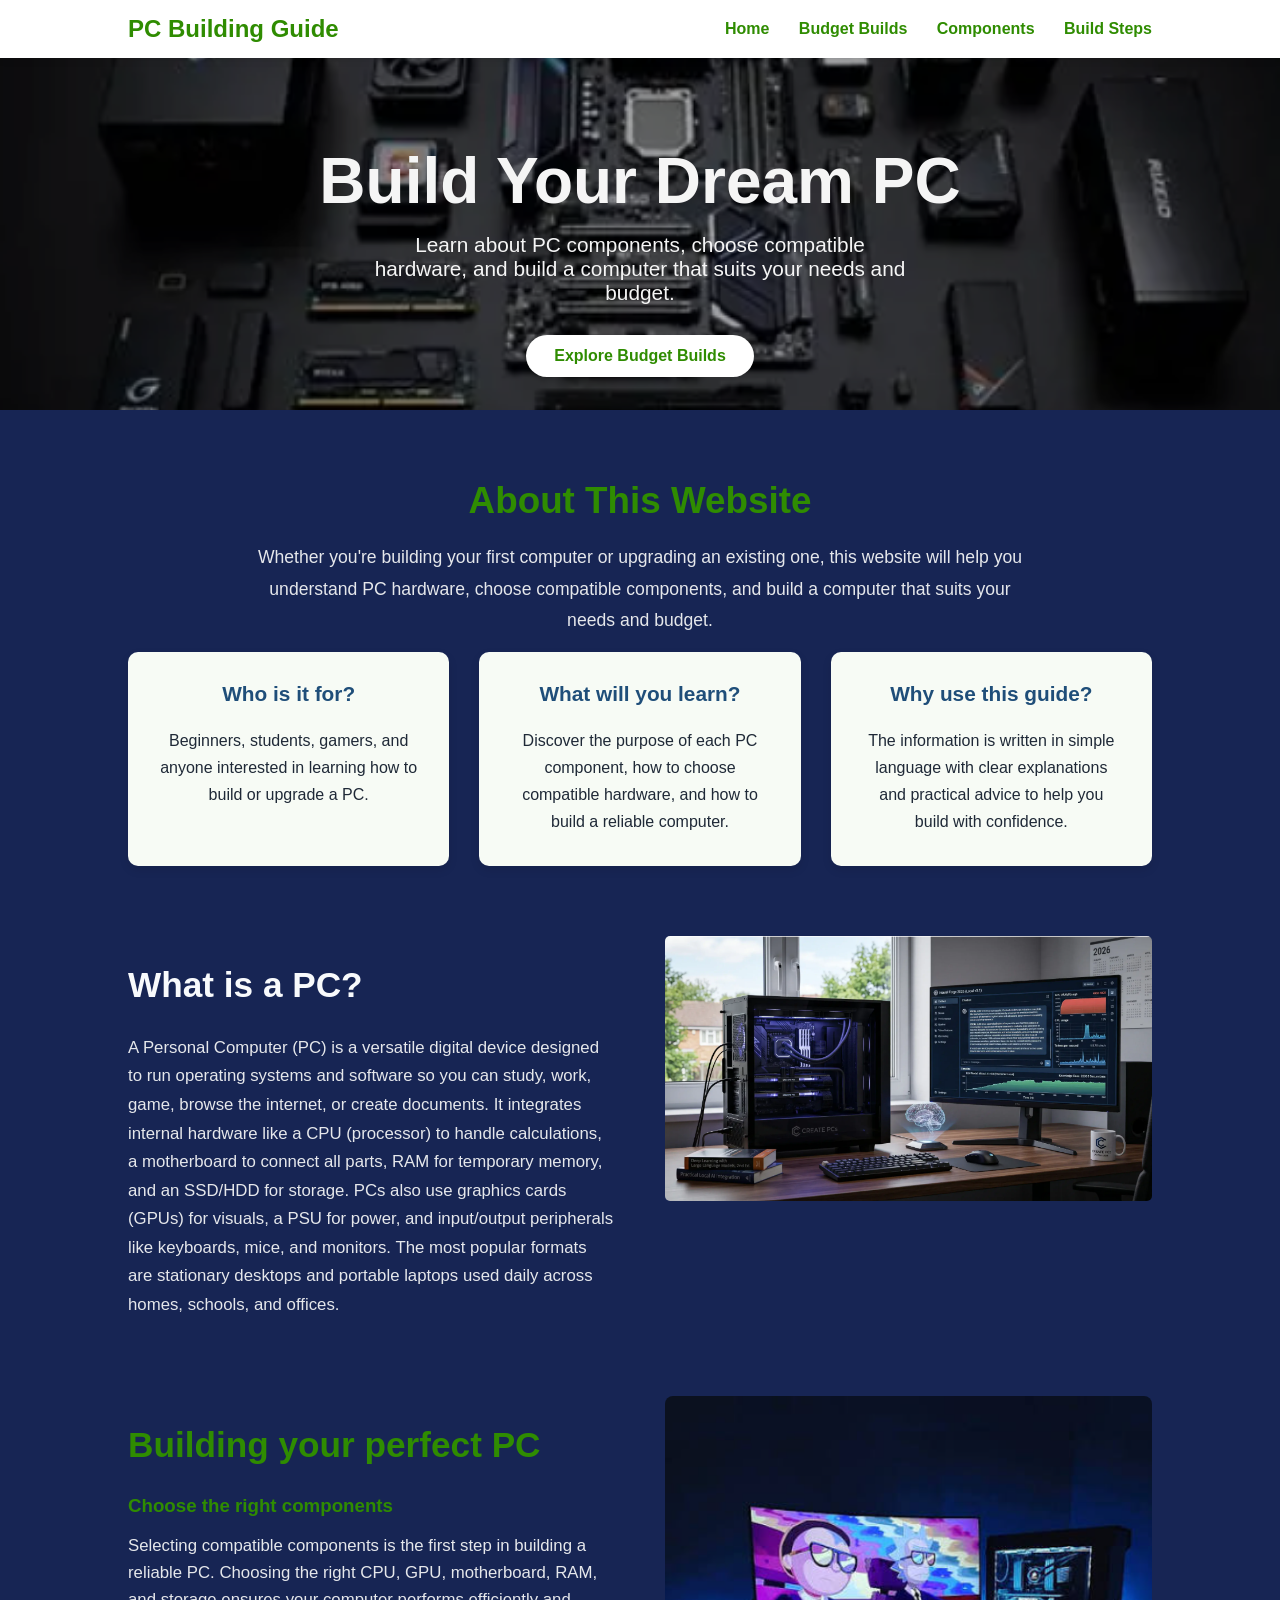
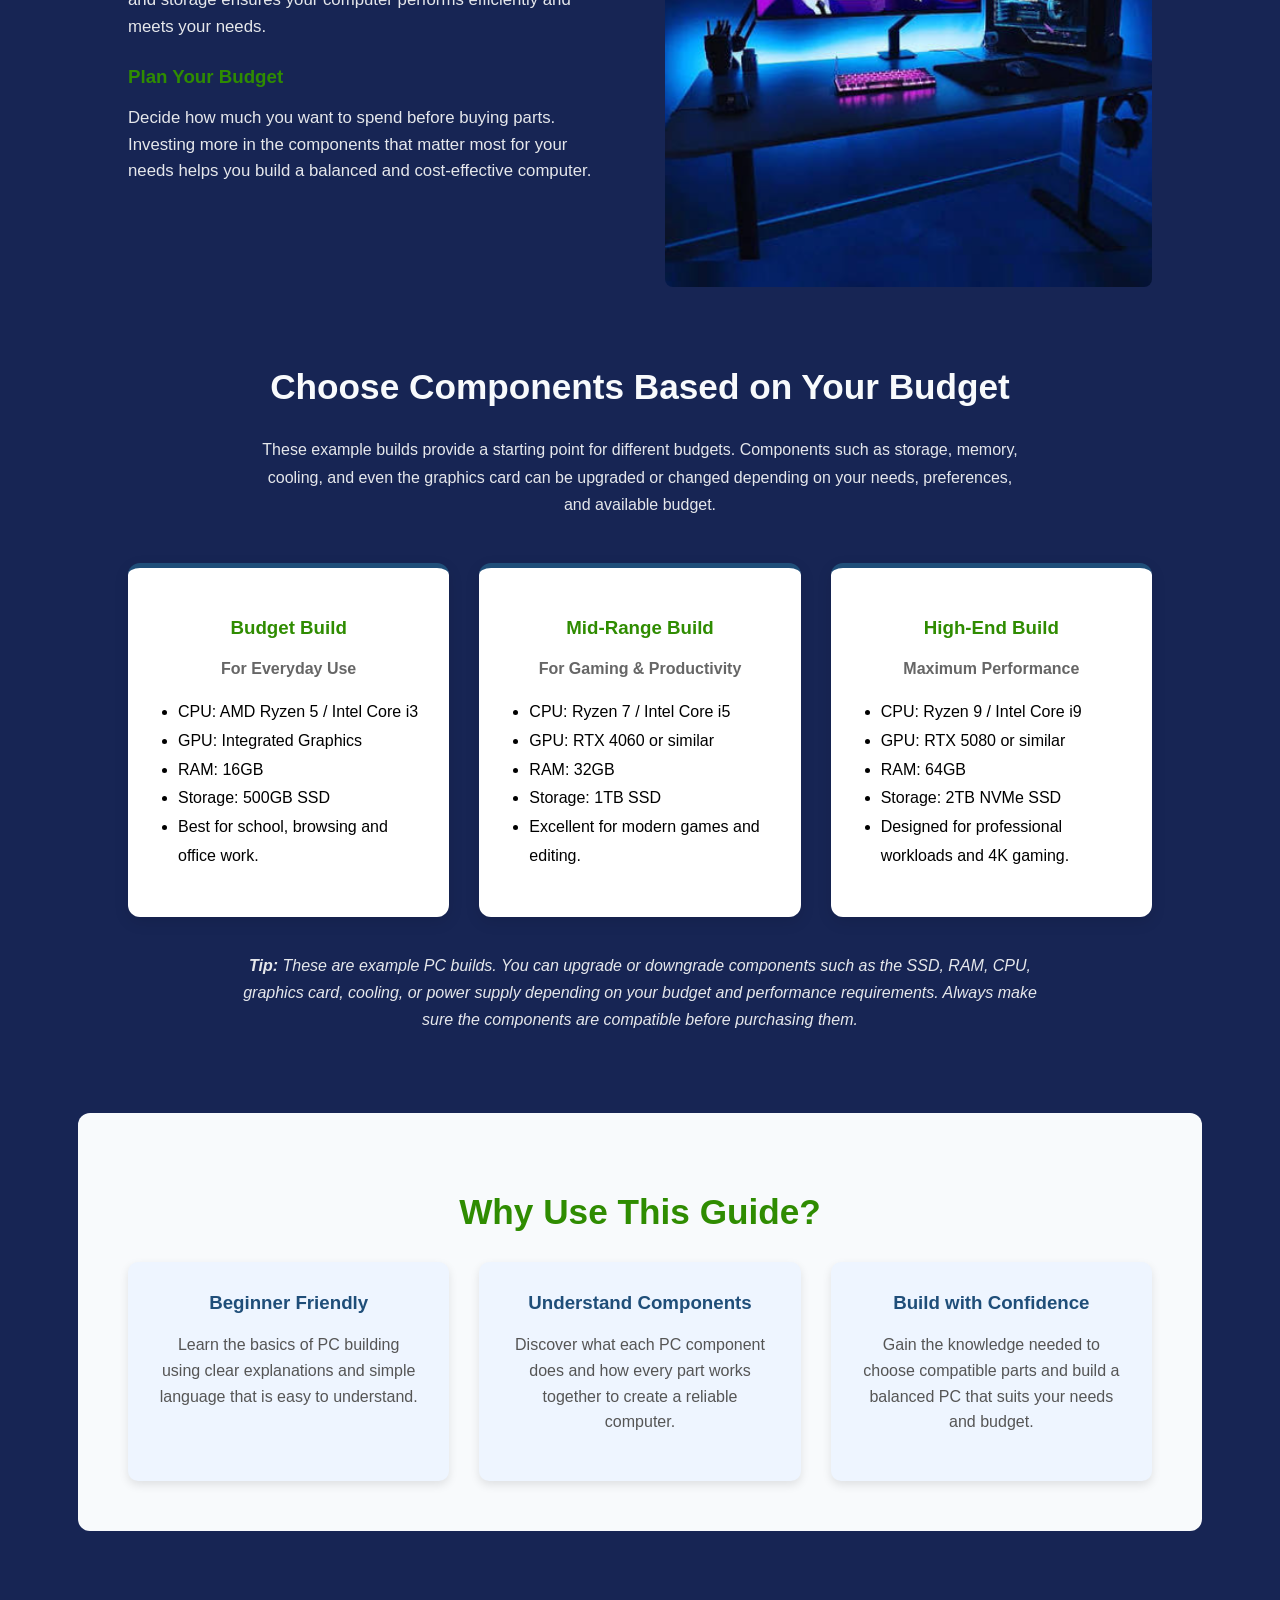
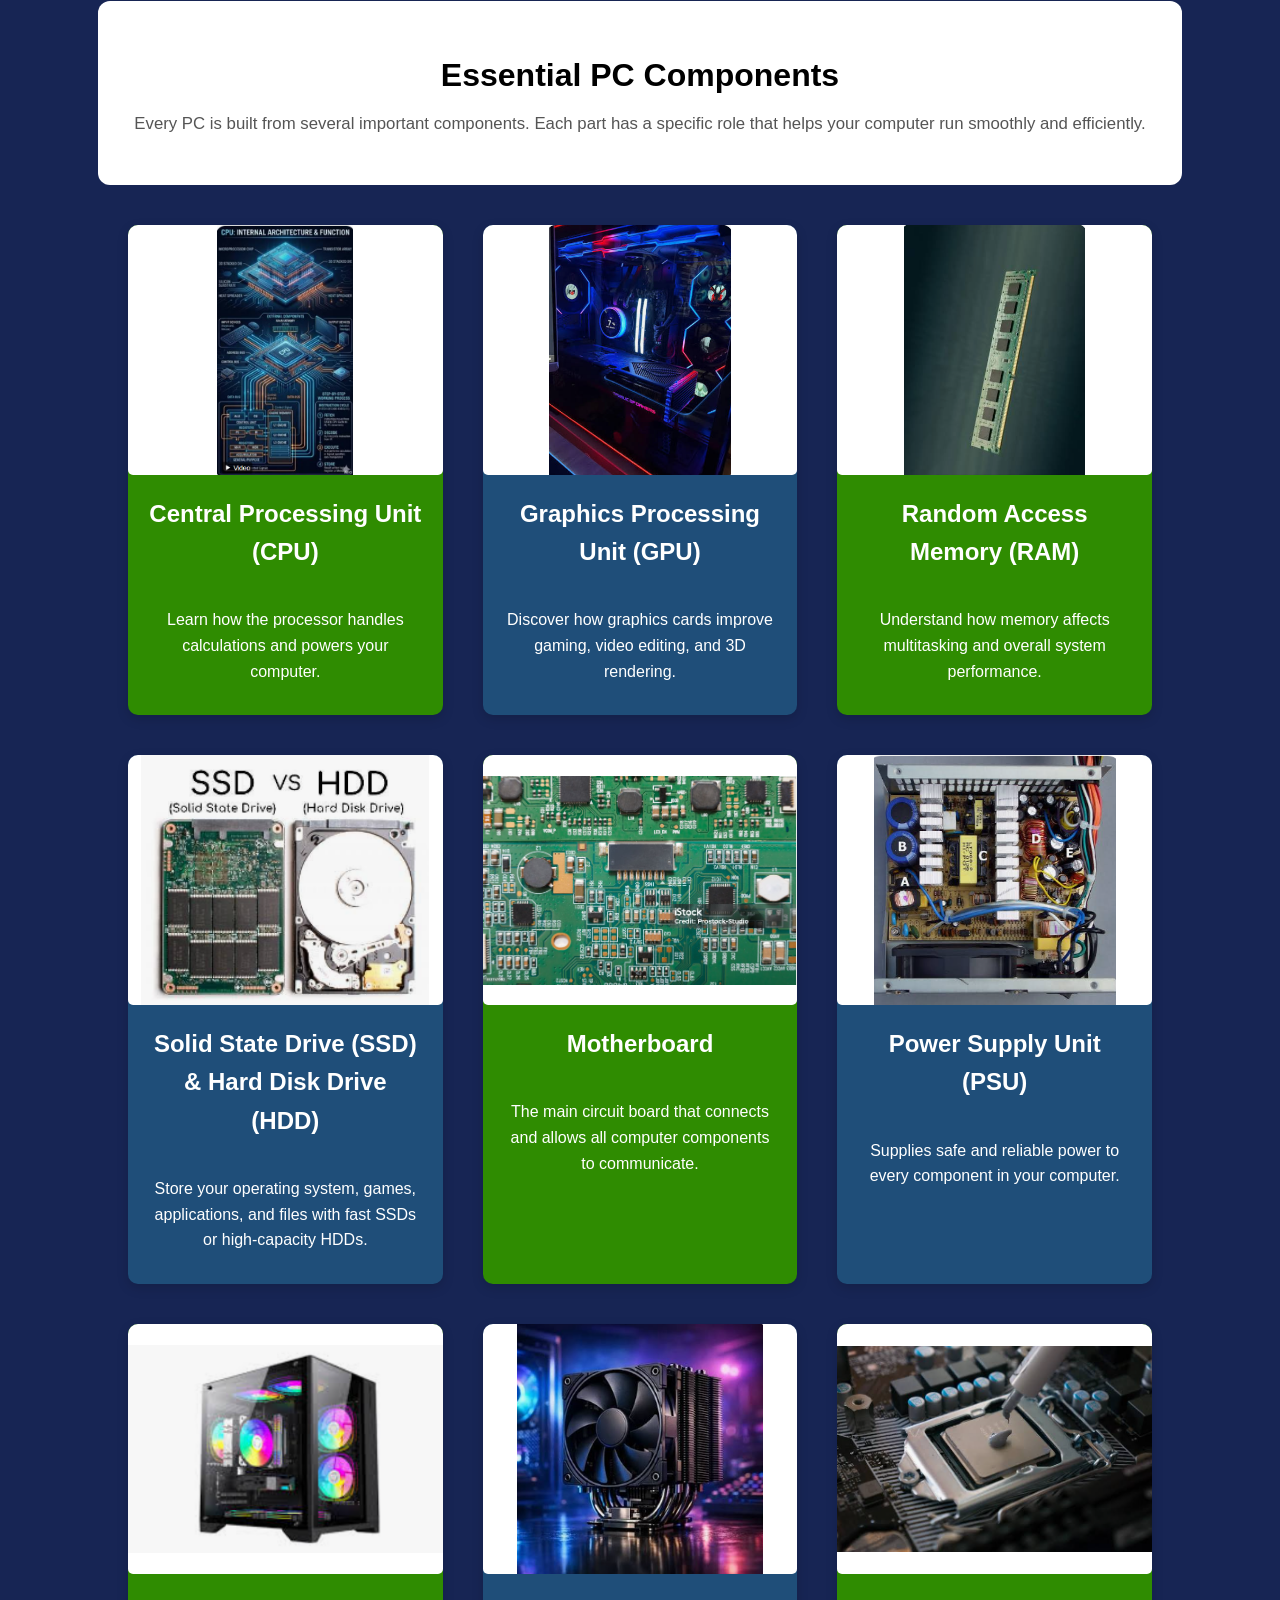
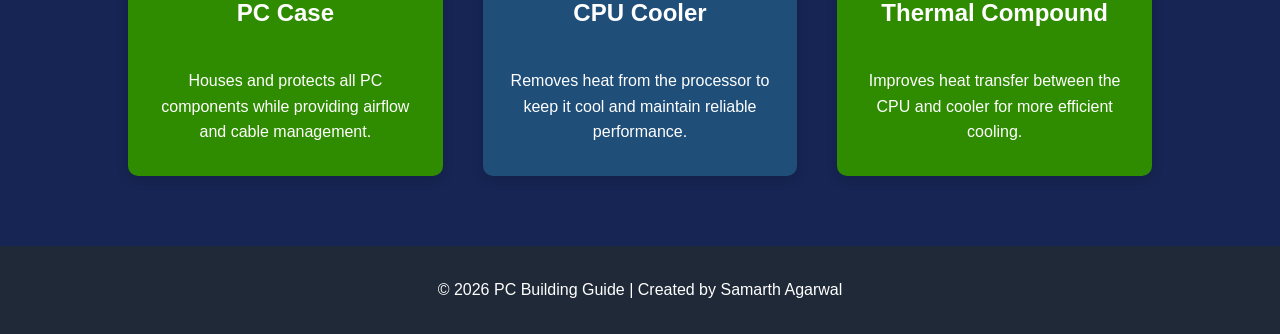
<file: index.html>
<!DOCTYPE html>
<html lang="en">
<head>
    <meta charset="UTF-8">
    <meta name="viewport" content="width=device-width, initial-scale=1.0">
    <link rel="stylesheet" href="style.css">
    <title>PC Building Guide</title>
</head>
<body>
<nav>
    <h2>PC Building Guide</h2>
    <div>
        <a href="index.html">Home</a>
        <a href="#budget">Budget Builds</a>
        <a href="Components.html">Components</a>
        <a href="build-guide.html">Build Steps</a>
    </div>
</nav>
<section class="hero-image">
    <div class="hero-text">
        <h1>Build Your Dream PC</h1>
        <p>
            Learn about PC components, choose compatible hardware,
            and build a computer that suits your needs and budget.
        </p>

        <a href="#budget" class="hero-button">
            Explore Budget Builds
        </a>
    </div>
</section>
<!-- End of Hero Section -->
<section id="about" class="about-section">
    <h2>About This Website</h2>
    <p class="about-intro">
        Whether you're building your first computer or upgrading an existing one,
        this website will help you understand PC hardware, choose compatible
        components, and build a computer that suits your needs and budget.
    </p>
    <div class="about-grid">
        <div class="about-card">
            <h3>Who is it for?</h3>
            <p>
                Beginners, students, gamers, and anyone interested in learning
                how to build or upgrade a PC.
            </p>
        </div>
        <div class="about-card">
            <h3>What will you learn?</h3>
            <p>
                Discover the purpose of each PC component, how to choose
                compatible hardware, and how to build a reliable computer.
            </p>
        </div>
        <div class="about-card">
            <h3>Why use this guide?</h3>
            <p>
                The information is written in simple language with clear
                explanations and practical advice to help you build with
                confidence.
            </p>
        </div>
    </div>
</section>

<section class="two-column">
        <div>
        <h2>What is a PC?</h2>
        <p>
            A Personal Computer (PC) is a versatile digital device designed to run operating systems and software so you can study, work, game, browse the internet, or create documents. It integrates internal hardware like a CPU (processor) to handle calculations, a motherboard to connect all parts, RAM for temporary memory, and an SSD/HDD for storage. PCs also use graphics cards (GPUs) for visuals, a PSU for power, and input/output peripherals like keyboards, mice, and monitors. The most popular formats are stationary desktops and portable laptops used daily across homes, schools, and offices.
        </p>
    </div>
    <div class="image">
        <img src="./Side Pic.png" alt="PC image">
    </div>
</section>
     
<!--2 Column layout start-->
<section id="build" class="two-column build-section">

    <div>
        <h2>Building your perfect PC</h2>
        <h3>Choose the right components</h3>
        <p>
            Selecting compatible components is the first step in building a
            reliable PC. Choosing the right CPU, GPU, motherboard, RAM, and
            storage ensures your computer performs efficiently and meets your needs.
        </p>
        <h3>Plan Your Budget</h3>
        <p>
            Decide how much you want to spend before buying parts. Investing
            more in the components that matter most for your needs helps you
            build a balanced and cost-effective computer.
        </p>
    </div>
    <div>
        <img src="./Build-PC.png" alt="Building a PC">
    </div>
</section>
<!--2 Column layout end-->

<section id="budget" class="budget-section">
    <h2>Choose Components Based on Your Budget</h2>
    <p class="budget-intro">
        These example builds provide a starting point for different budgets.
    Components such as storage, memory, cooling, and even the graphics card
    can be upgraded or changed depending on your needs, preferences, and
    available budget.
    </p>
    <div class="budget-grid">
        <div class="budget-card">
            <h3>Budget Build</h3>
            <h4>For Everyday Use</h4>
            <ul>
                <li>CPU: AMD Ryzen 5 / Intel Core i3</li>
                <li>GPU: Integrated Graphics</li>
                <li>RAM: 16GB</li>
                <li>Storage: 500GB SSD</li>
                <li>Best for school, browsing and office work.</li>
            </ul>
        </div>
        <div class="budget-card">
            <h3>Mid-Range Build</h3>
            <h4>For Gaming & Productivity</h4>
            <ul>
                <li>CPU: Ryzen 7 / Intel Core i5</li>
                <li>GPU: RTX 4060 or similar</li>
                <li>RAM: 32GB</li>
                <li>Storage: 1TB SSD</li>
                <li>Excellent for modern games and editing.</li>
            </ul>
        </div>
                <div class="budget-card">
            <h3>High-End Build</h3>
            <h4>Maximum Performance</h4>
            <ul>
                <li>CPU: Ryzen 9 / Intel Core i9</li>
                <li>GPU: RTX 5080 or similar</li>
                <li>RAM: 64GB</li>
                <li>Storage: 2TB NVMe SSD</li>
                <li>Designed for professional workloads and 4K gaming.</li>
            </ul>
        </div>
    </div>

    <p class="budget-note">
        <strong>Tip:</strong> These are example PC builds. You can upgrade or
        downgrade components such as the SSD, RAM, CPU, graphics card, cooling,
        or power supply depending on your budget and performance requirements.
        Always make sure the components are compatible before purchasing them.
    </p>

</section>

<section class="features">

    <h2>Why Use This Guide?</h2>
    <div class="features-grid">
        <div class="feature-card">
            <h3>Beginner Friendly</h3>
            <p>
                Learn the basics of PC building using clear explanations and
                simple language that is easy to understand.
            </p>
        </div>
        <div class="feature-card">
            <h3>Understand Components</h3>
            <p>
                Discover what each PC component does and how every part works
                together to create a reliable computer.
            </p>
        </div>
        <div class="feature-card">
            <h3>Build with Confidence</h3>
            <p>
                Gain the knowledge needed to choose compatible parts and build
                a balanced PC that suits your needs and budget.
            </p>
        </div>
    </div>
</section>

    <!--Three Column layout start-->
    <section class="section-title">
    <h2>Essential PC Components</h2>
    <p>
        Every PC is built from several important components. Each part has a
        specific role that helps your computer run smoothly and efficiently.
    </p>

</section>
    <section id="components" class="three-column">
        <div class="card">
            <img src="./CPU.png" alt="CPU">
            <h2 class="card-text">Central Processing Unit (CPU)</h2>
            <p class = "card-text">Learn how the processor handles calculations and powers your computer.</p>
        </div>
        <div class="card">
            <img src="./GPU.png" alt="GPU">
            <h2 class="card-text">Graphics Processing Unit (GPU)</h2>
            <p class = "card-text">Discover how graphics cards improve gaming, video editing, and 3D rendering.</p>
        </div>
        <div class="card">
            <img src="./RAM.png" alt="RAM">
            <h2 class="card-text">Random Access Memory (RAM)</h2>
            <p class = "card-text">Understand how memory affects multitasking and overall system performance.</p>
        </div>
        <div class="card">
            <img src="./Storage.png" alt="Storage(SSD & HDD)">
            <h2 class="card-text">Solid State Drive (SSD) & Hard Disk Drive (HDD)</h2>
            <p class = "card-text">Store your operating system, games, applications, and files with fast SSDs or high-capacity HDDs.</p>
        </div>
        <div class="card">
            <img src="./Motherboard.png" alt="Motherboard">
            <h2 class="card-text">Motherboard</h2>
            <p class = "card-text">The main circuit board that connects and allows all computer components to communicate.</p>
        </div>
        <div class="card">
            <img src="./PSU.png" alt="Power Supply(PSU)">
            <h2 class="card-text">Power Supply Unit (PSU)</h2>
            <p class = "card-text">Supplies safe and reliable power to every component in your computer.</p>
        </div>
                <div class="card">
            <img src="./pc-case.png" alt="PC Case">
            <h2 class="card-text">PC Case</h2>
            <p class = "card-text">Houses and protects all PC components while providing airflow and cable management.</p>
        </div>
        <div class="card">
            <img src="./cpu-cooler.png" alt="CPU Cooler">
            <h2 class="card-text">CPU Cooler</h2>
            <p class = "card-text">Removes heat from the processor to keep it cool and maintain reliable performance.</p>
        </div>
        <div class="card">
            <img src="./thermal-compound.png" alt="Thermal Compound">
            <h2 class="card-text">Thermal Compound</h2>
            <p class = "card-text">Improves heat transfer between the CPU and cooler for more efficient cooling.</p>
        </div>
     </section>
 <!-- Three column layout end -->

<footer>
    <p>© 2026 PC Building Guide | Created by Samarth Agarwal</p>
</footer>

</body>
</html>
</file>
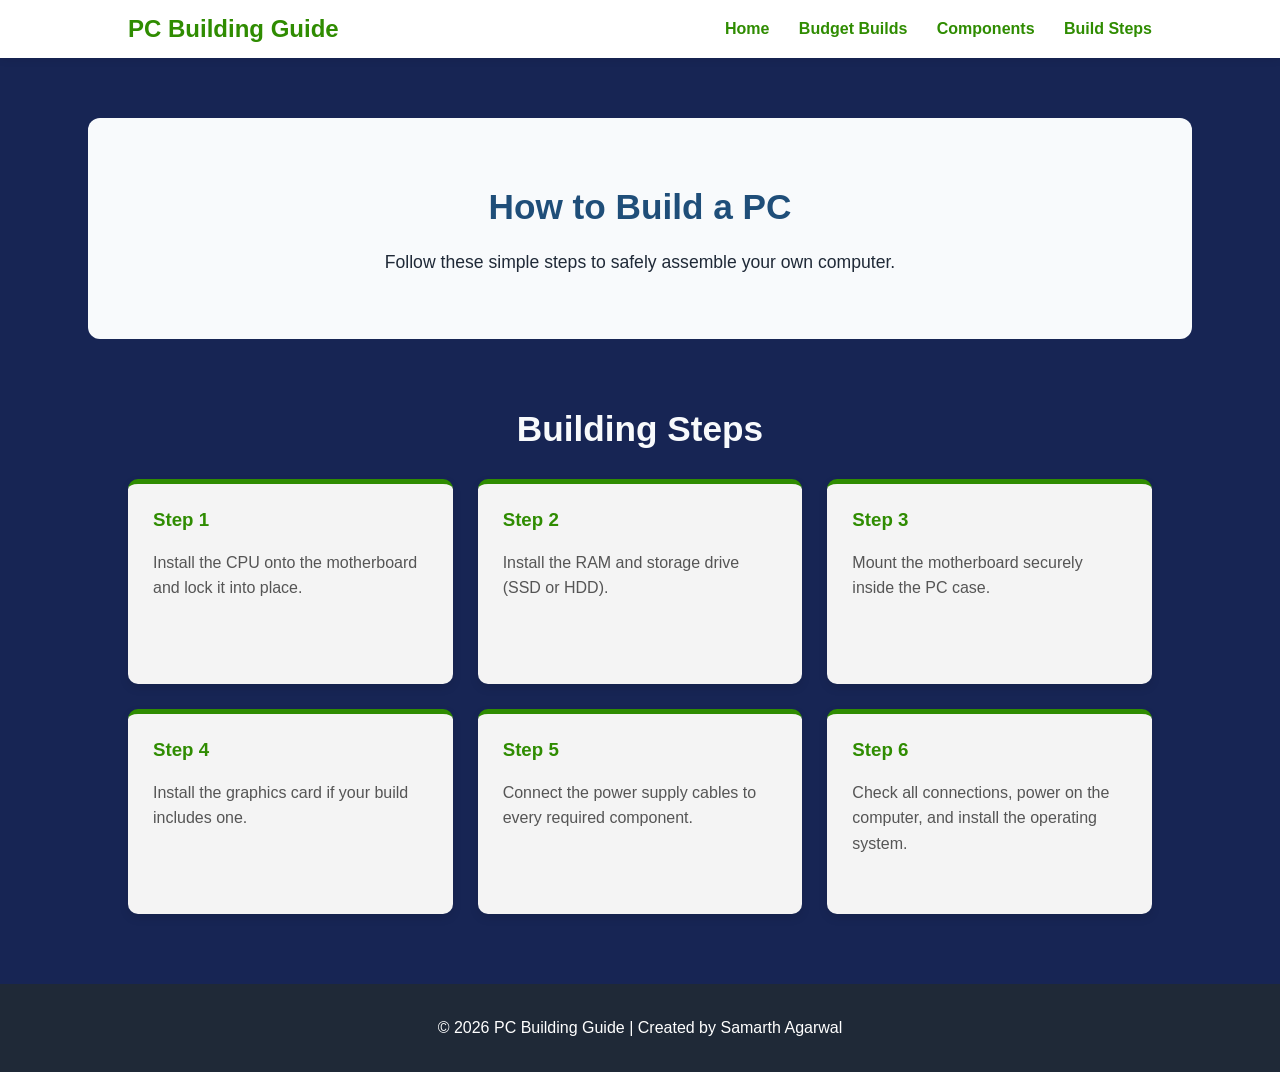
<file: build-guide.html>
<!DOCTYPE html>
<html lang="en">
<head>
    <meta charset="UTF-8">
    <meta name="viewport" content="width=device-width, initial-scale=1.0">
    <link rel="stylesheet" href="style.css">
    <title>Build Steps | PC Building Guide</title>
</head>

<body>
<nav>
    <h2>PC Building Guide</h2>
    <div>
        <a href="index.html">Home</a>
        <a href="index.html#budget">Budget Builds</a>
        <a href="Components.html">Components</a>
        <a href="build-guide.html">Build Steps</a>
    </div>
</nav>

<section class="intro">
    <h2>How to Build a PC</h2>
    <p>
        Follow these simple steps to safely assemble your own computer.
    </p>
</section>

<section class="build-steps">
    <h2>Building Steps</h2>
    <div class="steps-grid">
        <div class="step-card">
            <h3>Step 1</h3>
            <p>Install the CPU onto the motherboard and lock it into place.</p>
        </div>
        <div class="step-card">
            <h3>Step 2</h3>
            <p>Install the RAM and storage drive (SSD or HDD).</p>
        </div>
        <div class="step-card">
            <h3>Step 3</h3>
            <p>Mount the motherboard securely inside the PC case.</p>
        </div>
        <div class="step-card">
            <h3>Step 4</h3>
            <p>Install the graphics card if your build includes one.</p>
        </div>
        <div class="step-card">
            <h3>Step 5</h3>
            <p>Connect the power supply cables to every required component.</p>
        </div>
        <div class="step-card">
            <h3>Step 6</h3>
            <p>Check all connections, power on the computer, and install the operating system.</p>
        </div>
    </div>
</section>
<footer>
    <p>© 2026 PC Building Guide | Created by Samarth Agarwal</p>
</footer>
</body>
</html>
</file>
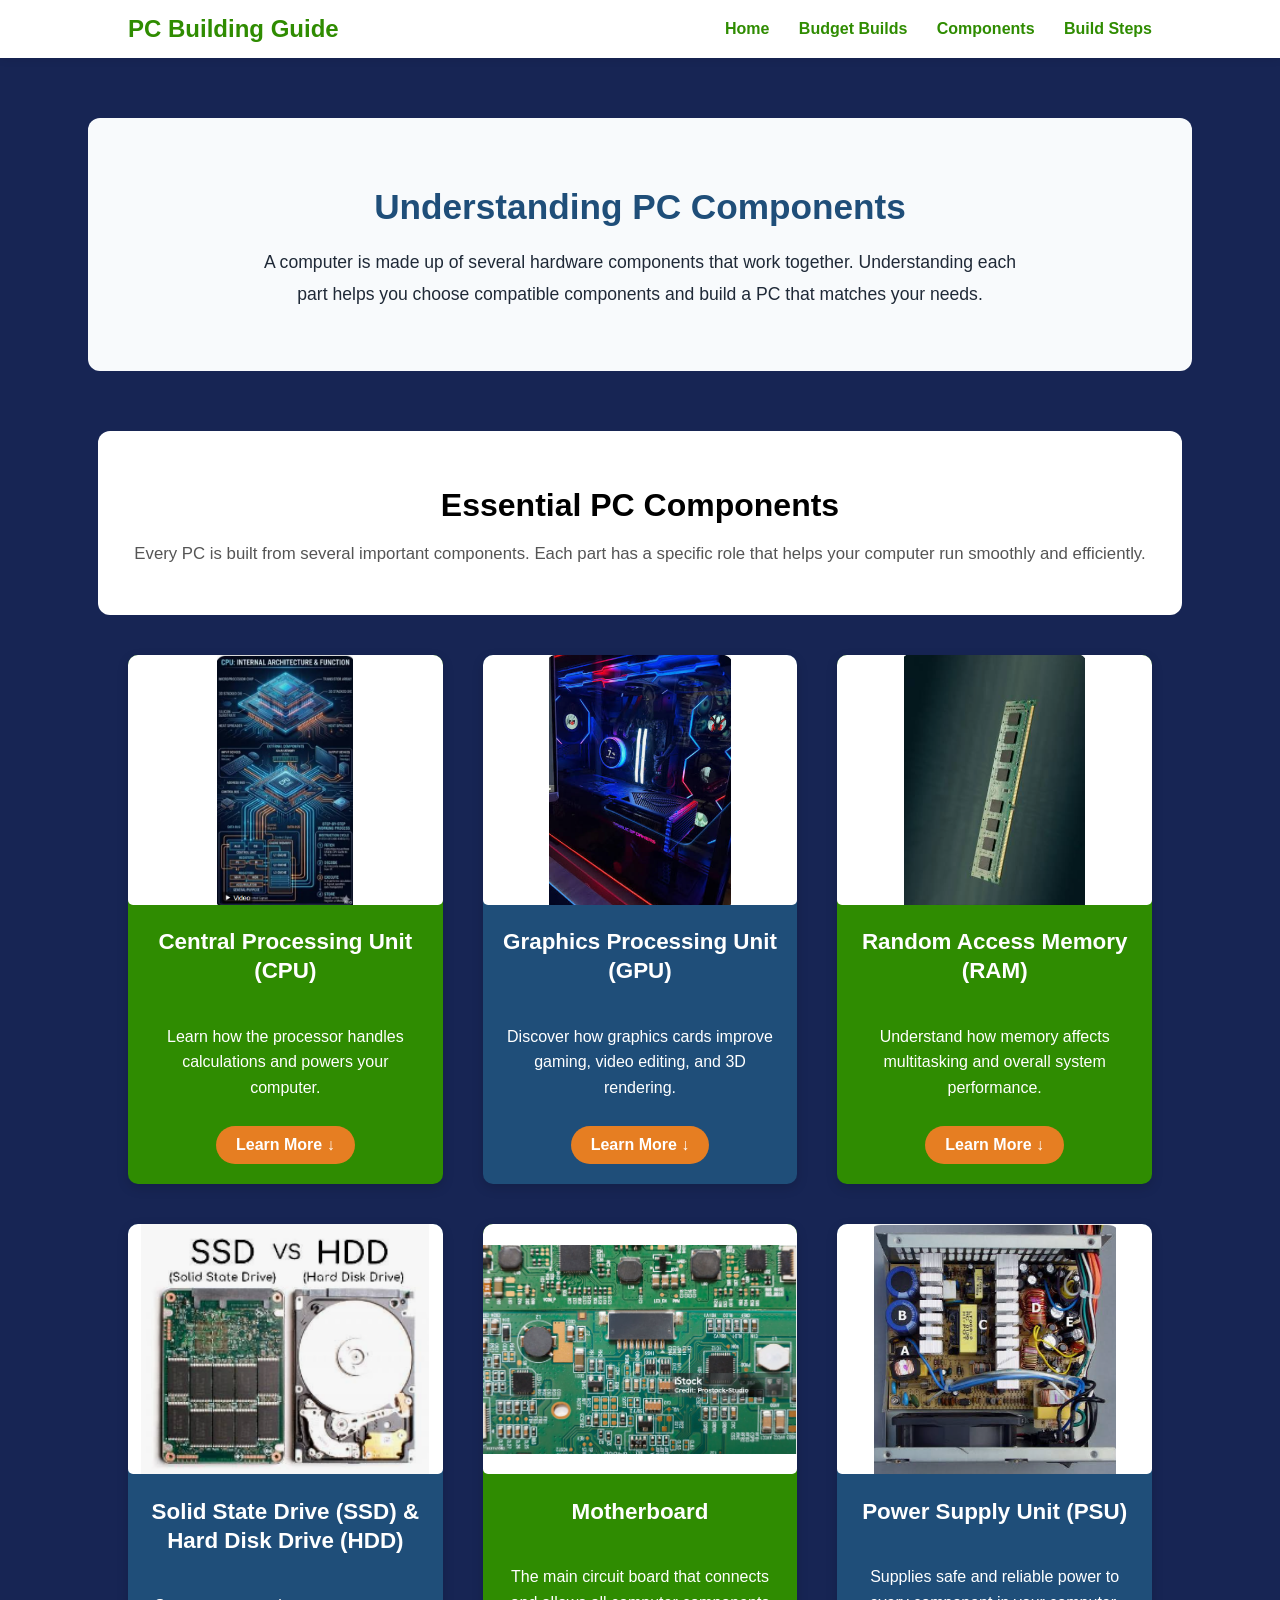
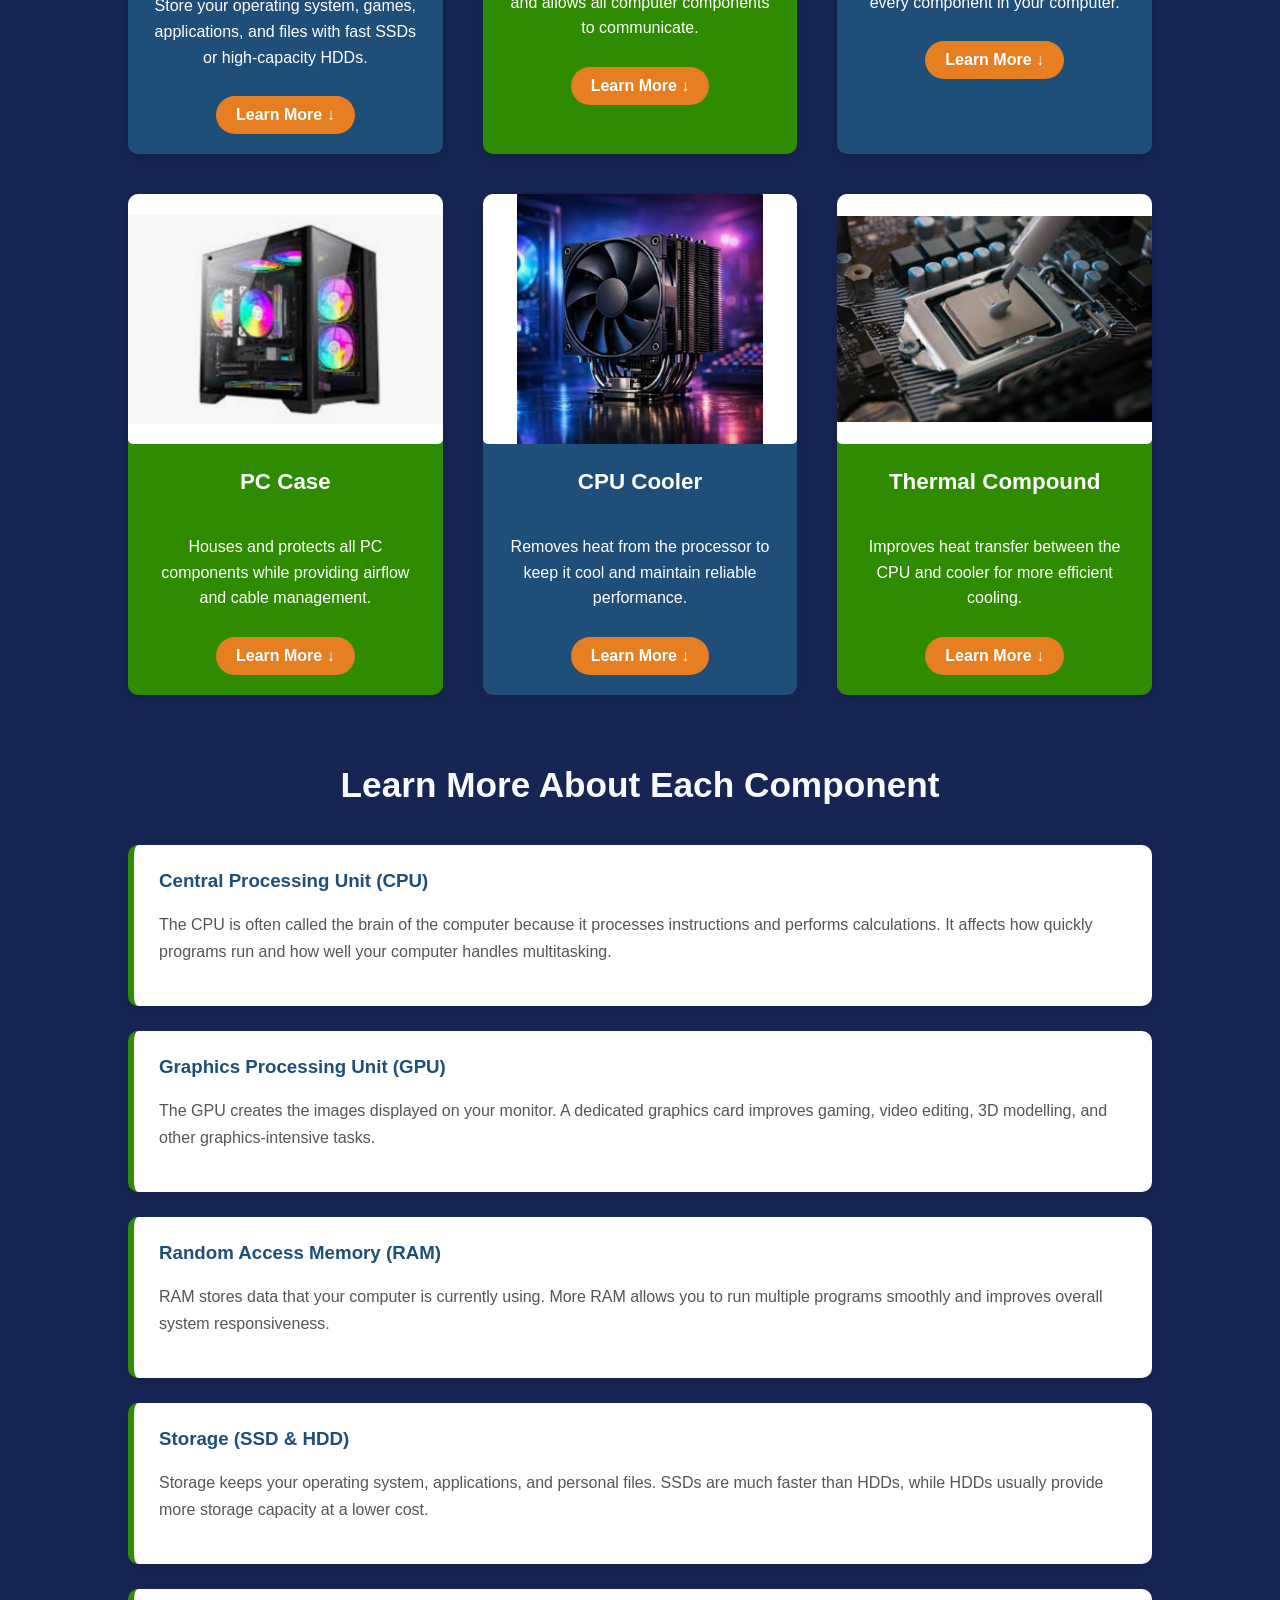
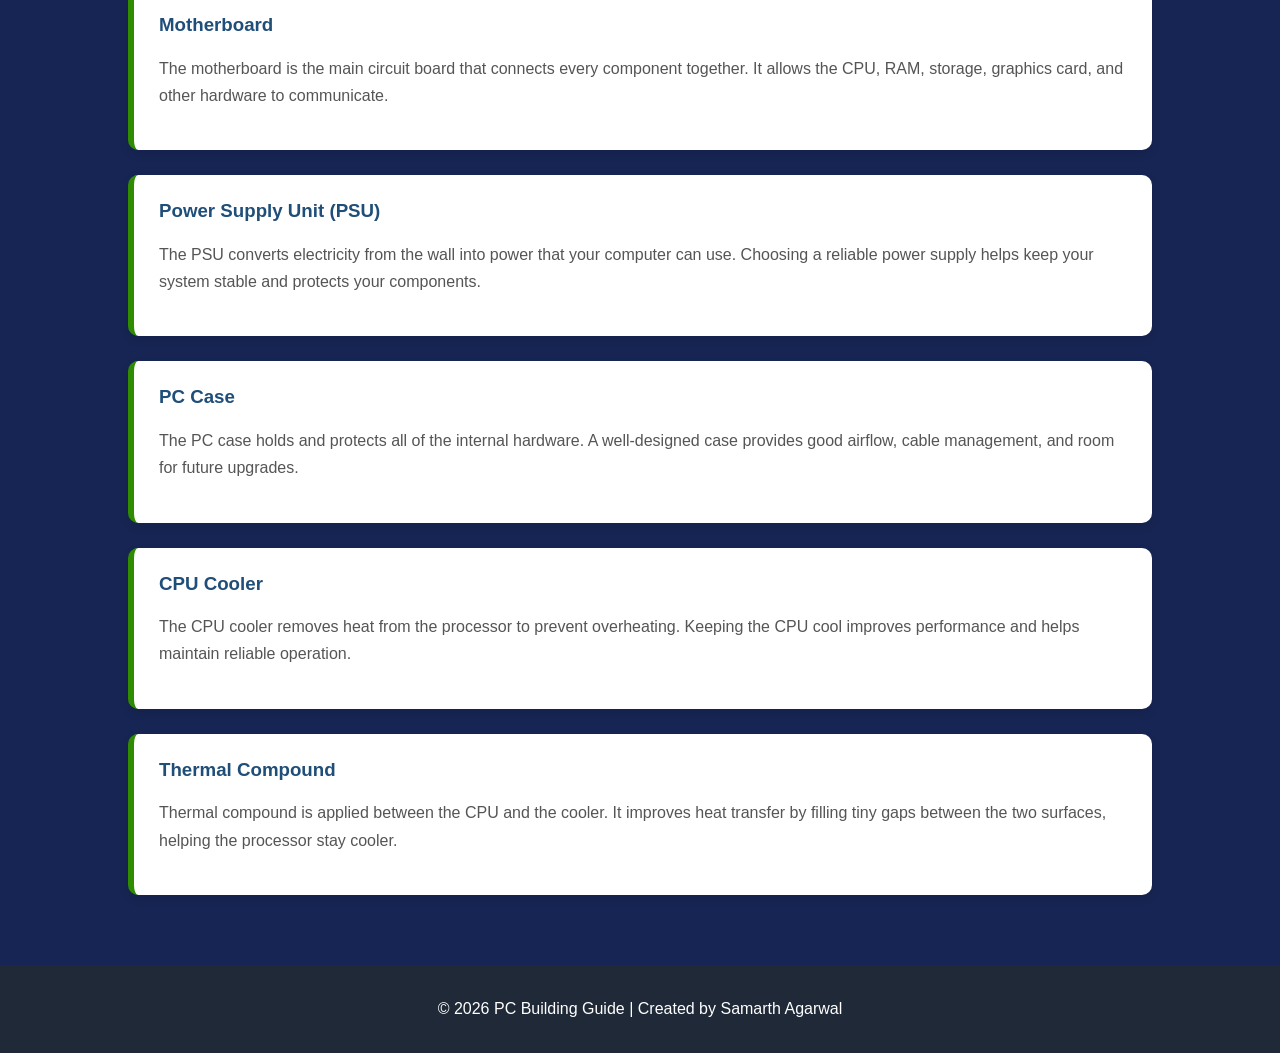
<file: Components.html>
<!DOCTYPE html>
<html lang="en">
<head>
    <meta charset="UTF-8">
    <meta name="viewport" content="width=device-width, initial-scale=1.0">
    <link rel="stylesheet" href="style.css">
    <title>PC Building Guide</title>
</head>
<body>
<nav>
    <h2>PC Building Guide</h2>
    <div>
        <a href="index.html">Home</a>
        <a href="index.html#budget">Budget Builds</a>
        <a href="Components.html">Components</a>
        <a href="build-guide.html">Build Steps</a>
    </div>
</nav>

<!-- Component Introduction -->
<section class="intro">
    <h2>Understanding PC Components</h2>
    <p>
        A computer is made up of several hardware components that work together.
        Understanding each part helps you choose compatible components and build
        a PC that matches your needs.
    </p>
</section>

<!-- Essential PC Components -->
<section class="section-title">
    <h2>Essential PC Components</h2>
    <p>
        Every PC is built from several important components. Each part has a
        specific role that helps your computer run smoothly and efficiently.
    </p>
</section>

<!-- Component Cards -->
<div class="three-column">

    <!-- CPU -->
    <div class="card">
        <img src="./CPU.png" alt="Central Processing Unit">
        <h3 class="card-text">
            Central Processing Unit (CPU)
        </h3>
        <p class="card-text">
            Learn how the processor handles calculations and powers your computer.
        </p>
        <a href="#cpu-details" class="learn-more">
            Learn More ↓
        </a>
    </div>

    <!-- GPU -->
    <div class="card">
        <img src="./GPU.png" alt="Graphics Processing Unit">
        <h3 class="card-text">
            Graphics Processing Unit (GPU)
        </h3>
        <p class="card-text">
            Discover how graphics cards improve gaming, video editing, and 3D rendering.
        </p>
        <a href="#gpu-details" class="learn-more">
            Learn More ↓
        </a>
    </div>

    <!-- RAM -->
    <div class="card">
        <img src="./RAM.png" alt="Random Access Memory">
        <h3 class="card-text">
            Random Access Memory (RAM)
        </h3>
        <p class="card-text">
            Understand how memory affects multitasking and overall system performance.
        </p>
        <a href="#ram-details" class="learn-more">
            Learn More ↓
        </a>
    </div>

    <!-- Storage -->
    <div class="card">
        <img src="./Storage.png" alt="Storage SSD and HDD">
        <h3 class="card-text">
            Solid State Drive (SSD) & Hard Disk Drive (HDD)
        </h3>
        <p class="card-text">
            Store your operating system, games, applications, and files with fast
            SSDs or high-capacity HDDs.
        </p>
        <a href="#storage-details" class="learn-more">
            Learn More ↓
        </a>
    </div>

    <!-- Motherboard -->
    <div class="card">
        <img src="./Motherboard.png" alt="Motherboard">
        <h3 class="card-text">
            Motherboard
        </h3>
        <p class="card-text">
            The main circuit board that connects and allows all computer
            components to communicate.
        </p>
        <a href="#motherboard-details" class="learn-more">
            Learn More ↓
        </a>
    </div>

    <!-- PSU -->
    <div class="card">
        <img src="./PSU.png" alt="Power Supply Unit">
        <h3 class="card-text">
            Power Supply Unit (PSU)
        </h3>
        <p class="card-text">
            Supplies safe and reliable power to every component in your computer.
        </p>
        <a href="#psu-details" class="learn-more">
            Learn More ↓
        </a>
    </div>

    <!-- PC Case -->
    <div class="card">
        <img src="./pc-case.png" alt="PC Case">
        <h3 class="card-text">
            PC Case
        </h3>
        <p class="card-text">
            Houses and protects all PC components while providing airflow
            and cable management.
        </p>
        <a href="#case-details" class="learn-more">
            Learn More ↓
        </a>
    </div>

    <!-- CPU Cooler -->
    <div class="card">
        <img src="./cpu-cooler.png" alt="CPU Cooler">
        <h3 class="card-text">
            CPU Cooler
        </h3>
        <p class="card-text">
            Removes heat from the processor to keep it cool and maintain
            reliable performance.
        </p>
        <a href="#cooler-details" class="learn-more">
            Learn More ↓
        </a>
    </div>

    <!-- Thermal Compound -->
    <div class="card">
        <img src="./thermal-compound.png" alt="Thermal Compound">
        <h3 class="card-text">
            Thermal Compound
        </h3>
        <p class="card-text">
            Improves heat transfer between the CPU and cooler for more
            efficient cooling.
        </p>
        <a href="#thermal-details" class="learn-more">
            Learn More ↓
        </a>
    </div>
</div>

<!-- Component Details -->
<section class="component-details">
    <h2>Learn More About Each Component</h2>

    <!-- CPU -->
    <div id="cpu-details" class="component-info">
        <h3>
            Central Processing Unit (CPU)
        </h3>
        <p>
            The CPU is often called the brain of the computer because it processes
            instructions and performs calculations. It affects how quickly programs
            run and how well your computer handles multitasking.
        </p>
    </div>

    <!-- GPU -->
    <div id="gpu-details" class="component-info">
        <h3>
            Graphics Processing Unit (GPU)
        </h3>
        <p>
            The GPU creates the images displayed on your monitor. A dedicated
            graphics card improves gaming, video editing, 3D modelling, and
            other graphics-intensive tasks.
        </p>
    </div>

    <!-- RAM -->
    <div id="ram-details" class="component-info">
        <h3>
            Random Access Memory (RAM)
        </h3>
        <p>
            RAM stores data that your computer is currently using. More RAM
            allows you to run multiple programs smoothly and improves overall
            system responsiveness.
        </p>
    </div>

    <!-- Storage -->
    <div id="storage-details" class="component-info">
        <h3>
            Storage (SSD & HDD)
        </h3>
        <p>
            Storage keeps your operating system, applications, and personal files.
            SSDs are much faster than HDDs, while HDDs usually provide more storage
            capacity at a lower cost.
        </p>
    </div>

    <!-- Motherboard -->
    <div id="motherboard-details" class="component-info">
        <h3>
            Motherboard
        </h3>
        <p>
            The motherboard is the main circuit board that connects every component
            together. It allows the CPU, RAM, storage, graphics card, and other
            hardware to communicate.
        </p>
    </div>

    <!-- PSU -->
    <div id="psu-details" class="component-info">
        <h3>
            Power Supply Unit (PSU)
        </h3>
        <p>
            The PSU converts electricity from the wall into power that your
            computer can use. Choosing a reliable power supply helps keep your
            system stable and protects your components.
        </p>
    </div>

    <!-- PC Case -->
    <div id="case-details" class="component-info">
        <h3>
            PC Case
        </h3>
        <p>
            The PC case holds and protects all of the internal hardware.
            A well-designed case provides good airflow, cable management,
            and room for future upgrades.
        </p>
    </div>

    <!-- CPU Cooler -->
    <div id="cooler-details" class="component-info">
        <h3>
            CPU Cooler
        </h3>
        <p>
            The CPU cooler removes heat from the processor to prevent overheating.
            Keeping the CPU cool improves performance and helps maintain reliable
            operation.
        </p>
    </div>


    <!-- Thermal Compound -->
    <div id="thermal-details" class="component-info">
        <h3>
            Thermal Compound
        </h3>
        <p>
            Thermal compound is applied between the CPU and the cooler.
            It improves heat transfer by filling tiny gaps between the two
            surfaces, helping the processor stay cooler.
        </p>
    </div>
</section>

<!-- Footer -->
<footer>
    <p>
        © 2026 PC Building Guide | Created by Samarth Agarwal
    </p>

</footer>
</body>
</html>
</file>
<file: style.css>
/* style.css */
html{
    scroll-behavior:smooth;
}

nav{
    position:sticky;
    top:0;
    z-index:1000;
}

nav{
    display:flex;
    justify-content:space-between;
    align-items:center;
    padding:15px 10%;
    background:white;
    box-shadow:0 2px 8px rgba(0,0,0,0.08);
}

nav h2{
    color:rgb(47, 140, 1);
    margin:0;
}

nav a{
    text-decoration:none;
    color:rgb(47, 140, 1);
    margin-left:25px;
    font-weight:bold;
    transition:0.3s;
}

nav a:hover{
    color:#1F4E79;
}

body{
    margin: 0;
    background:#172554;
}

* {
    font-family: 'Trebuchet MS', 'Lucida Sans Unicode', 'Lucida Grande', 'Lucida Sans', Arial, sans-serif;
}

img{
    width: 100%;
    border-radius: 5px;
}

.card img{
    height:250px;
    object-fit:contain;
    background:white;
}

.hero-image{
    background-image: url("./Hero-Image2.png");
    height: 352px;
    background-position: center;
    background-repeat: no-repeat;
    background-size: cover;

    display: flex;
    justify-content: center;
    align-items: center;

    position: relative;
}

.hero-image::before{
    content:"";
    position:absolute;
    top:0;
    left:0;
    width:100%;
    height:100%;
    background:rgba(0,0,0,0.35);
}

.hero-text{
    color: whitesmoke;
    text-align: center;
    width: 70%;
    position: relative;
    z-index: 1;
}

.hero-text h1{
    font-size:4rem;
    margin-bottom:15px;
}

.hero-text p{
    font-size:1.3rem;
    width:60%;
    margin:auto;
}

.hero-button{
    display:inline-block;
    margin-top:30px;
    padding:12px 28px;
    background:white;
    color:rgb(47, 140, 1);
    text-decoration:none;
    font-weight:bold;
    border-radius:30px;
    transition:0.3s;
}

.hero-button:hover{
    background:rgb(47, 140, 1);
    color:white;
    border:2px solid white;
    transform:translateY(-3px);
}

/* About Section */

.about-section{
    width:80%;
    margin:70px auto;
    text-align:center;
}

.about-section h2{
    font-size:2.3rem;
    color:rgb(47,140,1);
    margin-bottom:20px;
}

.about-section p{
    width:75%;
    margin:15px auto;
    color:#E5E7EB;
    line-height:1.8;
    font-size:1.1rem;
}

.about-intro{
    width:75%;
    margin:20px auto 40px;
    line-height:1.8;
    color:#E5E7EB;
}

.about-grid{
    display:grid;
    grid-template-columns:repeat(3,1fr);
    gap:30px;
}

.about-card{
    background:#F7FBF5;
    padding:30px;
    border-radius:10px;
    box-shadow:0 4px 10px rgba(0,0,0,0.1);
    transition:transform 0.3s ease;
}

.about-card:hover{
    transform:translateY(-6px);
    box-shadow:0 10px 22px rgba(0,0,0,0.18);
}

.about-card h3{
    color:#1F4E79;
    margin-top:0;
    font-size:1.3rem;
}

.about-card p{
    width:100%;
    margin:15px 0 0;
    color:#1F2937;
    line-height:1.7;
    font-size:1rem;
}

.info{
    font-size: 1em;
}

.three-column{
    display: grid;
    grid-template-columns: repeat(3, 1fr);
    gap: 40px;
    width: 80%;
    margin: 40px auto 50px;
    align-items: stretch;
}

.card{
    background-color: rgb(47, 140, 1);
    display: flex;
    flex-direction: column;
    border-radius: 10px;
    overflow: hidden;
    box-shadow: 0 4px 12px rgba(0,0,0,0.15);
    transition: transform 0.3s ease, box-shadow 0.3s ease;
    padding-bottom: 15px;
}

.card:nth-child(even){
    background:#1F4E79;
}

.card:hover{
    transform:translateY(-4px);
    box-shadow:0 8px 18px rgba(0,0,0,0.15);
}

.card-text{
    text-align:center;
    color:white;
    padding:0 20px;
    line-height:1.6;
}

.card h3{
    font-size:1.4rem;
    line-height:1.3;
}

.card p{
    font-size:1rem;
    line-height:1.6;
}

.learn-more{
    display:inline-block;
    margin:10px auto 5px;
    padding:10px 20px;
    background:#E67E22;
    color:white;
    text-decoration:none;
    font-weight:bold;
    border-radius:20px;
    transition:0.3s;
}

.learn-more:hover{
    background:#C95F0A;
    transform:translateY(-3px);
}

.two-column{
    display: grid;
    grid-template-columns: 1fr 1fr;
    gap: 50px;
    width: 80%;
    margin: auto;
    margin-top: 40px;
}

.two-column p{
    color:#E5E7EB;
    line-height:1.7;
    font-size:1.05rem;
}

.two-column h2{
    color:#F8FAFC;
    font-size:2.2rem;
}

.build-section{
    margin-top:60px;
    margin-bottom:60px;
}

.build-section h2{
    font-size:2.2rem;
    color:rgb(47,140,1);
}

.build-section h3{
    margin-top:25px;
    margin-bottom:8px;
    color:rgb(47, 140, 1);
}

.build-section p{
    color:#E5E7EB;
    line-height:1.6;
}

.build-section img{
    height:100%;
    object-fit:cover;
    border-radius:8px;
}

.features{
    width:80%;
    margin:70px auto;
    text-align:center;
    background:#F8FAFC;
    padding:50px;
    border-radius:12px;
}

.features h2{
    font-size:2.2rem;
    color:rgb(47,140,1);
}

.features-grid{
    display:grid;
    grid-template-columns:repeat(3,1fr);
    gap:30px;
}

.feature-card{
    background:#EEF5FF;
    padding:30px;
    border-radius:10px;
    box-shadow:0 4px 10px rgba(0,0,0,0.1);
    transition:transform 0.3s ease, box-shadow 0.3s ease;
}

.feature-card:hover{
    transform:translateY(-6px);
    box-shadow:0 10px 22px rgba(0,0,0,0.18);
}

.feature-card h3{
    color:#1F4E79;
    margin-top:0;
}

.feature-card p{
    color:#555;
    line-height:1.6;
}

/* Budget Section */

.budget-section{
    width:80%;
    margin:80px auto;
    text-align:center;
}

.budget-section h2{
    font-size:2.2rem;
    color:#F8FAFC;
}

.budget-intro{
    width:75%;
    margin:20px auto 45px;
    line-height:1.7;
    color:#E5E7EB;
}

.budget-grid{
    display:grid;
    grid-template-columns:repeat(3,1fr);
    gap:30px;
}

.budget-card{
    background:white;
    border-top:5px solid #1F4E79;
    border-radius:12px;
    padding:30px;
    box-shadow:0 5px 15px rgba(0,0,0,0.1);
    transition:0.3s;
}

.budget-card:hover{
    transform:translateY(-8px);
    box-shadow:0 10px 22px rgba(0,0,0,0.18);
}

.budget-card h3{
    color:rgb(47,140,1);
    margin-bottom:5px;
}

.budget-card h4{
    color:#666;
    margin-bottom:20px;
}

.budget-card ul{
    text-align:left;
    line-height:1.8;
    padding-left:20px;
}

.section-title{
    width:80%;
    margin:60px auto 20px;
    text-align:center;
    background:white;
    padding:30px;
    border-radius:12px;
}

.section-title h2{
    font-size:2rem;
    margin-bottom:10px;
}

.section-title p{
    color:#555;
    font-size:1.05rem;
    line-height:1.6;
}

.intro{
    width:80%;
    margin:60px auto 40px;
    text-align:center;
    background:#F8FAFC;
    padding:40px;
    border-radius:12px;
}

.intro h2{
    font-size:2.2rem;
    color:#1F4E79;
    margin-bottom:15px;
}

.intro p{
    width:75%;
    margin:20px auto;
    color:#1F2937;
    line-height:1.8;
    font-size:1.1rem;
}

footer{
    background:#1F2937;
    color:white;
    text-align:center;
    padding:35px;
    margin-top:70px;
}

footer p{
    margin: 0;
}

.build-steps{
    width:80%;
    margin:70px auto;
}

.build-steps h2{
    text-align:center;
    font-size:2.2rem;
    color:#F8FAFC;
    margin-bottom:15px;
}

.steps-intro{
    width:75%;
    margin:0 auto 40px;
    text-align:center;
    color:#E5E7EB;
    line-height:1.7;
}

.steps-grid{
    display:grid;
    grid-template-columns:repeat(3,1fr);
    gap:25px;
    margin-top:30px;
}

.step-card{
    background:#f4f4f4;
    border-top:5px solid #2F8C01;
    padding:25px;
    border-radius:10px;
    box-shadow:0 4px 10px rgba(0,0,0,0.1);
    transition:transform 0.3s ease, box-shadow 0.3s ease;
    min-height:150px;
}

.step-card:hover{
    transform:translateY(-6px);
    box-shadow:0 10px 22px rgba(0,0,0,0.18);
}

.step-card h3{
    color:rgb(47, 140, 1);
    margin-top:0;
}

.step-card p{
    color:#555;
    line-height:1.6;
}

.budget-note{
    width:80%;
    margin:35px auto 0;
    text-align:center;
    color:#E5E7EB;
    font-size:1rem;
    font-style:italic;
    line-height:1.7;
}

.component-details{
    width:80%;
    margin:70px auto;
}

.component-details h2{
    text-align:center;
    color:#F8FAFC;
    font-size:2.2rem;
    margin-bottom:40px;
}

.component-info{
    background:white;
    border-left:6px solid rgb(47,140,1);
    padding:25px;
    margin-bottom:25px;
    border-radius:10px;
    box-shadow:0 4px 10px rgba(0,0,0,0.1);
}

.component-info h3{
    margin-top:0;
    color:#1F4E79;
}

.component-info p{
    color:#555;
    line-height:1.7;
}

.component-gallery{
    width:80%;
    margin:70px auto;
}

.component-gallery h2{
    text-align:center;
    color:rgb(47,140,1);
    font-size:2.2rem;
    margin-bottom:40px;
}

.component-gallery-grid{
    display:grid;
    grid-template-columns:repeat(3,1fr);
    gap:30px;
}

.component-photo{
    background:white;
    border-radius:10px;
    overflow:hidden;
    box-shadow:0 4px 10px rgba(0,0,0,0.1);
    transition:transform 0.3s ease, box-shadow 0.3s ease;
}

.component-photo:hover{
    transform:translateY(-6px);
    box-shadow:0 10px 22px rgba(0,0,0,0.18);
}

.component-photo img{
    width:100%;
    height:220px;
    object-fit:contain;
    background:white;
}

.component-photo h3{
    text-align:center;
    color:#1F4E79;
    padding:15px;
    margin:0;
}

@media(max-width:900px){
    .three-column,
    .features-grid,
    .budget-grid,
    .steps-grid,
    .about-grid{
        grid-template-columns:1fr;
    }

    .component-gallery-grid{
        grid-template-columns:1fr;
    }

    nav{
        flex-direction:column;
        gap:15px;
    }

    .hero-text h1{
        font-size:2.5rem;
    }
}
</file>
